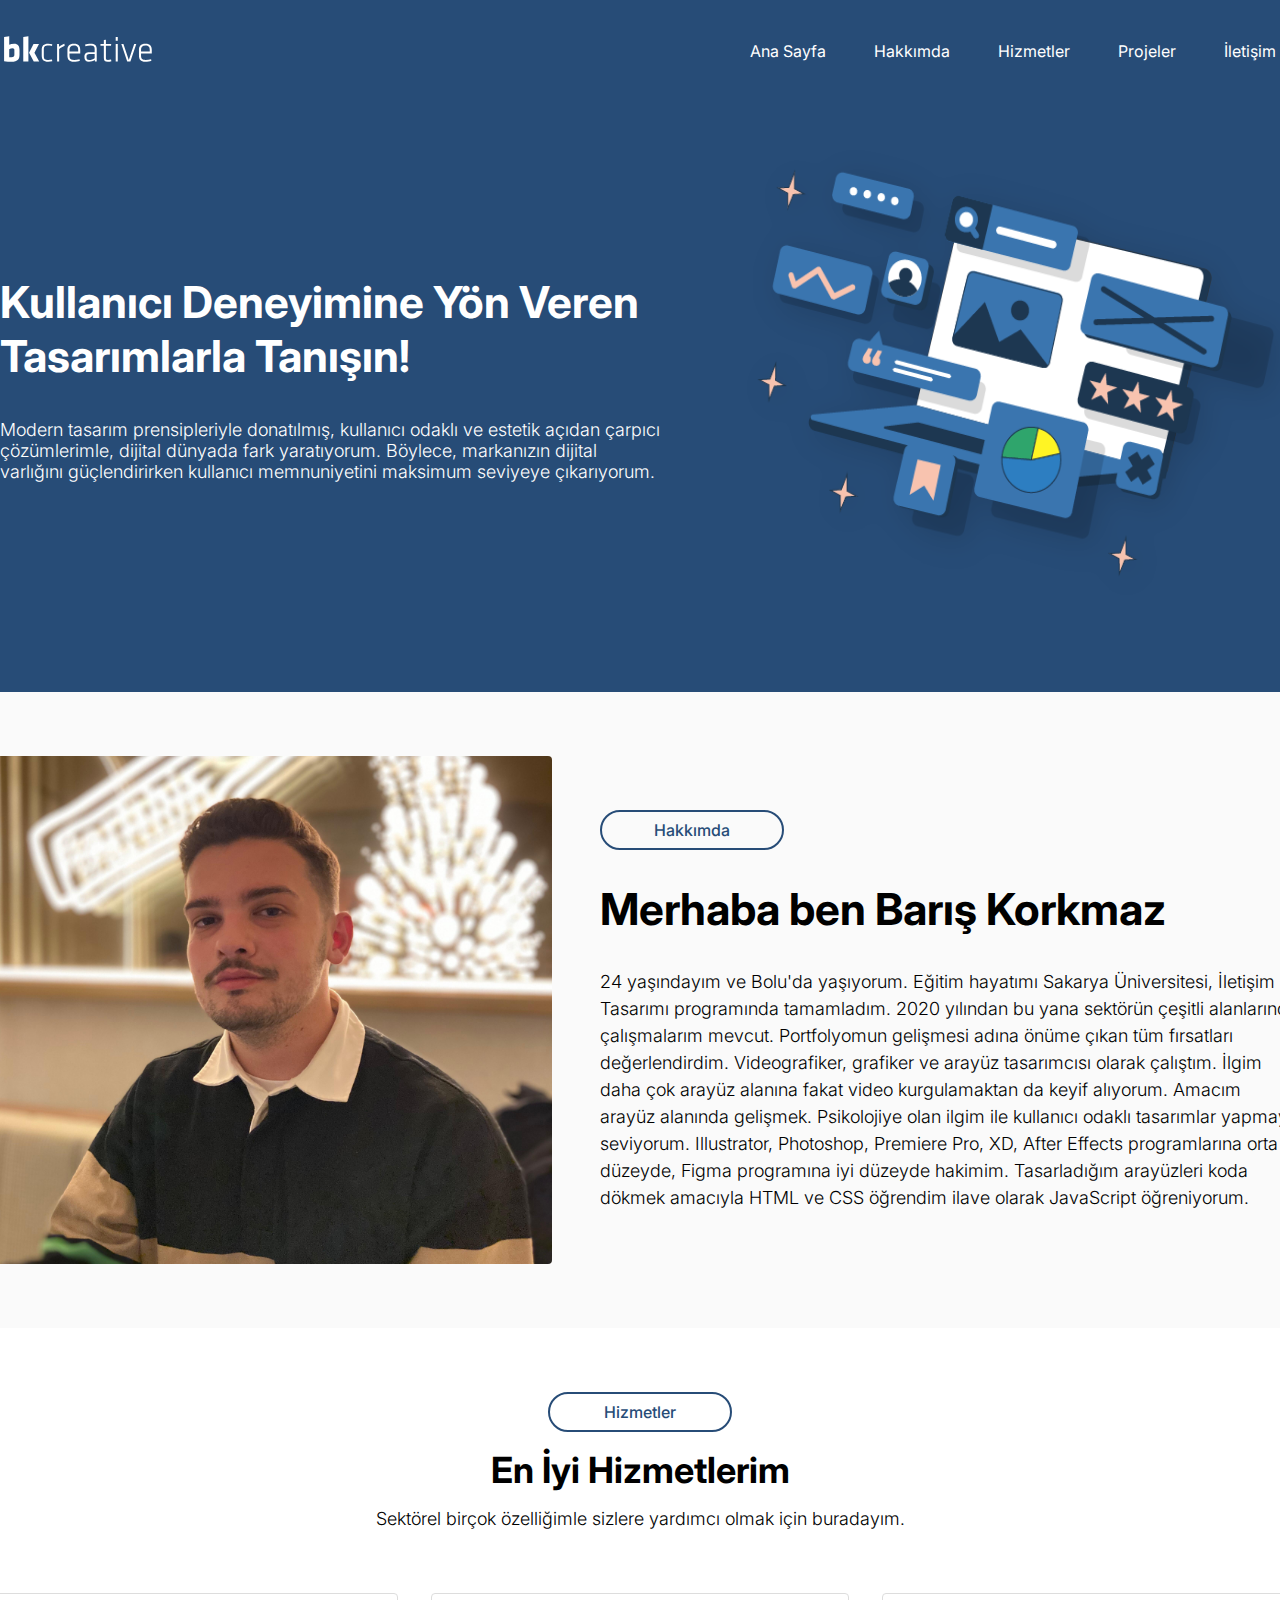
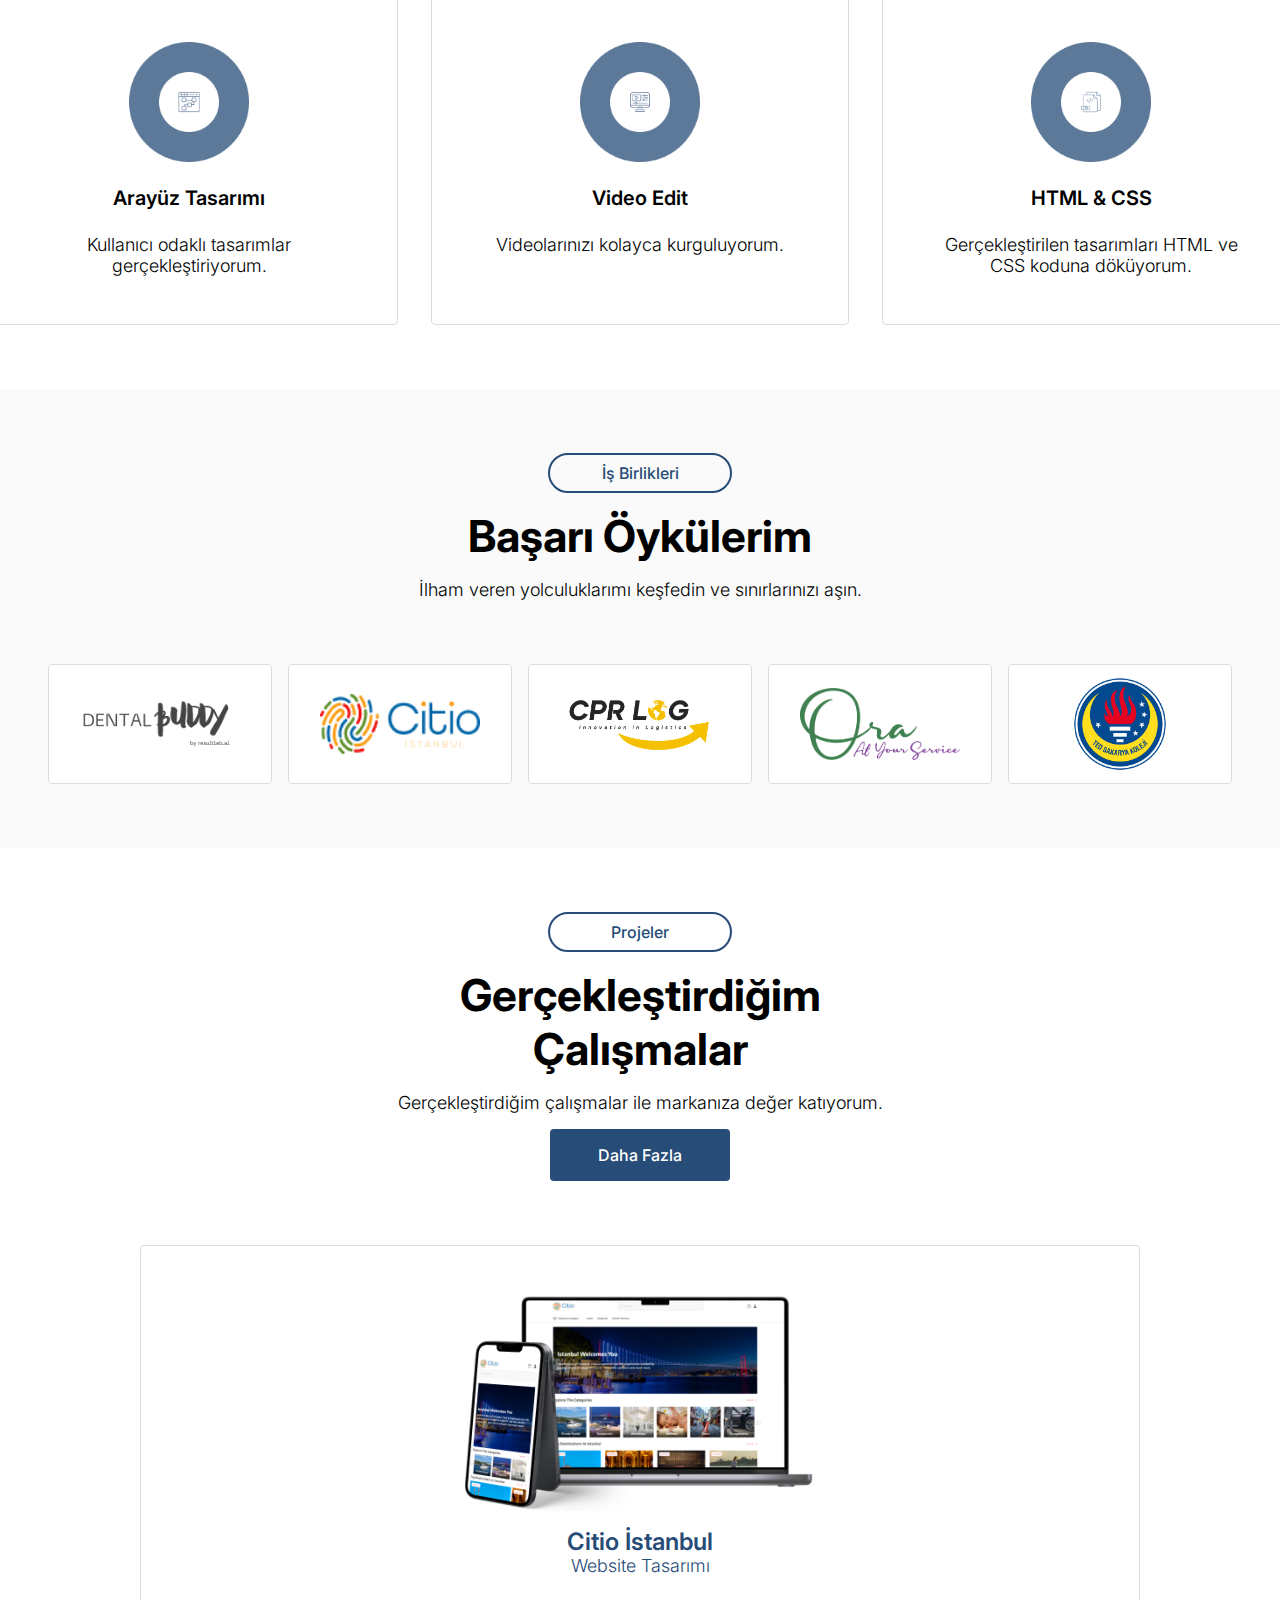
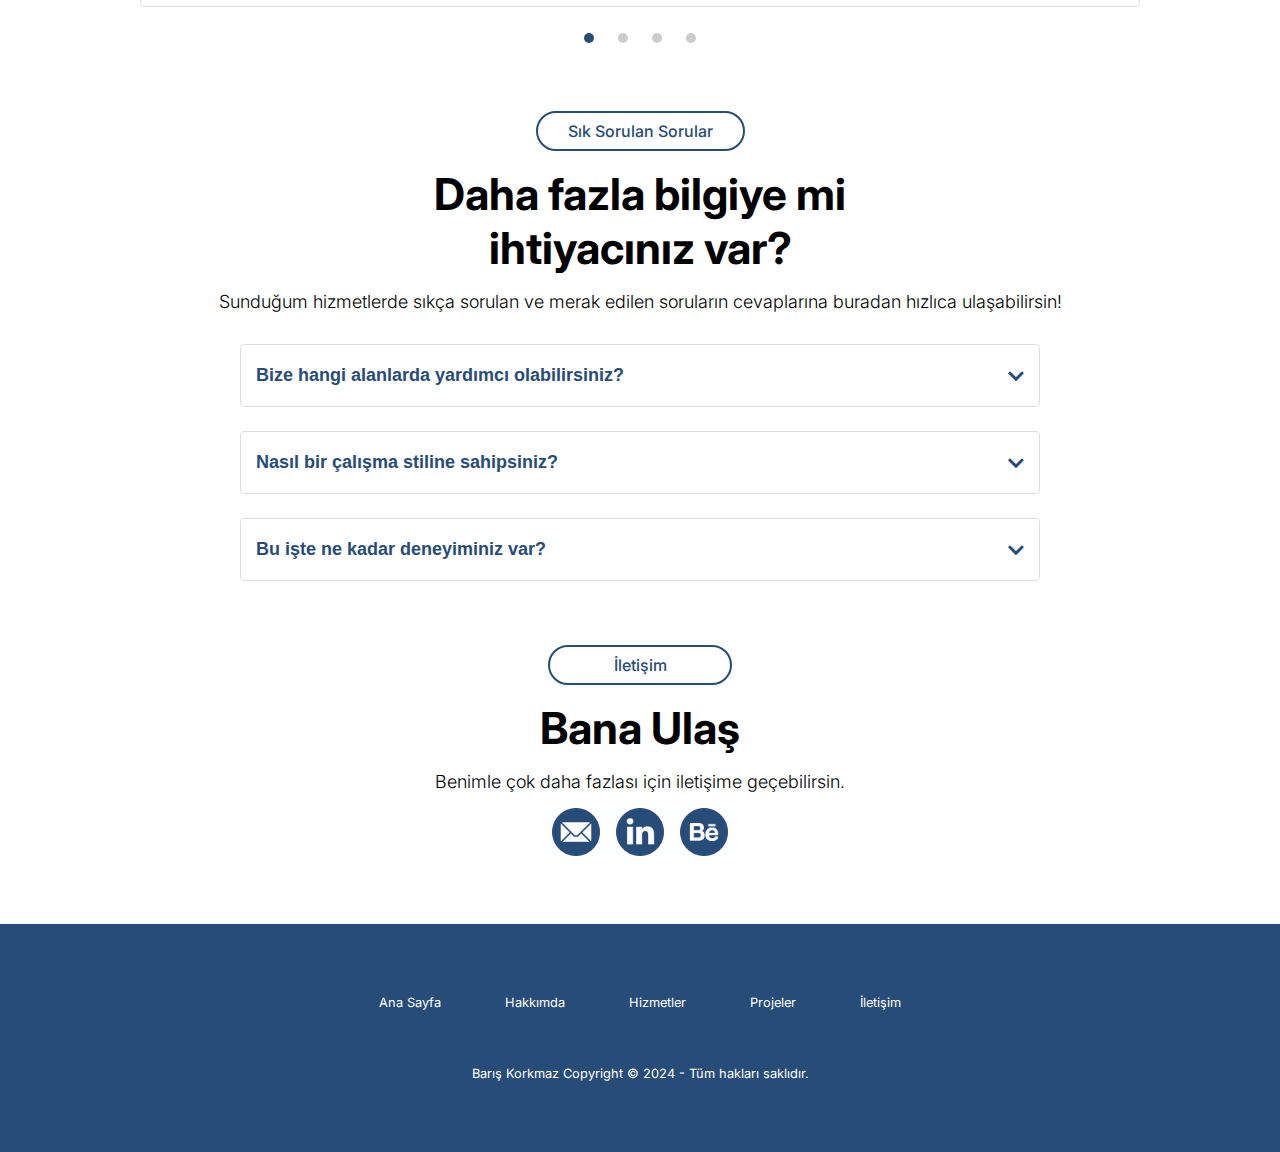
<file: Portfolyo-1.1/html/index.html>
<!DOCTYPE html>
<html lang="en">
  <head>
    <meta charset="UTF-8" />
    <meta name="viewport" content="width=device-width, initial-scale=1.0" />
    <title>bkcreative</title>
    <link rel="stylesheet" href="../css/style.css" />
    <link rel="stylesheet" href="https://cdnjs.cloudflare.com/ajax/libs/font-awesome/5.15.1/css/all.min.css" />
  </head>

  <body>
    <!- - HEADER - HERO  - - >

    <div class="header-hero" id="anasayfa">
      <div class="header-container">
        <header>
          <nav class="navbar">
            <a href="#" class="nav-branding">
              <img src="../img/bk-logo-svg.svg" alt="" style="width: 148px; height: 28px;"/>
            </a>

            <ul class="nav-menu">
              <li class="nav-item">
                <a href="#" class="nav-link">Ana Sayfa</a>
              </li>
              <li class="nav-item">
                <a href="#hakkimda" class="nav-link">Hakkımda</a>
              </li>
              <li class="nav-item">
                <a href="#hizmetlerim" class="nav-link">Hizmetler</a>
              </li>
              <li class="nav-item">
                <a href="#project" class="nav-link">Projeler</a>
              </li>
              <li class="nav-item">
                <a href="#contact" class="nav-link">İletişim</a>
              </li>
            </ul>

            <div class="hamburger">
              <span class="bar"></span>
              <span class="bar"></span>
              <span class="bar"></span>
            </div>
          </nav>
        </header>
      </div>

      <div class="hero">
        <div class="hero-content">
          <div class="hero-text">
            <h2>Kullanıcı Deneyimine Yön Veren Tasarımlarla Tanışın!</h2>
            <p class="anim">
              Modern tasarım prensipleriyle donatılmış, kullanıcı odaklı ve
              estetik açıdan çarpıcı çözümlerimle, dijital dünyada fark
              yaratıyorum. Böylece, markanızın dijital varlığını güçlendirirken
              kullanıcı memnuniyetini maksimum seviyeye çıkarıyorum.
            </p>
          </div>

          <img src="../img/hero-img.png" class="hero-image"/>
        </div>
      </div>
    </div>

    <!- - HAKKIMDA - - >

    <div class="hakkimda" id="hakkimda">
      <div class="hakkimda-content">
        <img src="../img/hakkimda-img.jpg" class="hakkimda-img" style="object-fit: cover" />

        <div class="hakkimda-text">
          <span>Hakkımda</span>
          <h2>Merhaba ben Barış Korkmaz</h2>
          <p>
            24 yaşındayım ve Bolu'da yaşıyorum. Eğitim hayatımı Sakarya
            Üniversitesi, İletişim ve Tasarımı programında tamamladım. 2020
            yılından bu yana sektörün çeşitli alanlarında çalışmalarım mevcut.
            Portfolyomun gelişmesi adına önüme çıkan tüm fırsatları
            değerlendirdim. Videografiker, grafiker ve arayüz tasarımcısı olarak
            çalıştım. İlgim daha çok arayüz alanına fakat video kurgulamaktan da
            keyif alıyorum. Amacım arayüz alanında gelişmek. Psikolojiye olan
            ilgim ile kullanıcı odaklı tasarımlar yapmayı seviyorum.
            Illustrator, Photoshop, Premiere Pro, XD, After Effects
            programlarına orta düzeyde, Figma programına iyi düzeyde hakimim.
            Tasarladığım arayüzleri koda dökmek amacıyla HTML ve CSS öğrendim
            ilave olarak JavaScript öğreniyorum.
          </p>
        </div>
      </div>
    </div>

    <!- - HİZMETLER - - >

    <div class="hizmetlerim" id="hizmetlerim">
      <div class="hizmetlerim-text">
        <span>Hizmetler</span>
        <h2>En İyi Hizmetlerim</h2>
        <p>
          Sektörel birçok özelliğimle sizlere yardımcı olmak için buradayım.
        </p>
      </div>
    </div>

    <div class="hizmetler-box">
      <div class="services-box" id="arayüz">
        <img
          src="../img/ui-ux.png"
          alt=""
          style="height: 120px; width: 120px"
        />
        <h2>Arayüz Tasarımı</h2>
        <p>Kullanıcı odaklı tasarımlar gerçekleştiriyorum.</p>
      </div>

      <div class="services-box" id="video">
        <img
          src="../img/video-edit.png"
          alt=""
          style="height: 120px; width: 120px"
        />
        <h2>Video Edit</h2>
        <p>Videolarınızı kolayca kurguluyorum.</p>
      </div>

      <div class="services-box" id="html-css">
        <img
          src="../img/html-css.png"
          alt=""
          style="height: 120px; width: 120px"
        />
        <h2>HTML & CSS</h2>
        <p>Gerçekleştirilen tasarımları HTML ve CSS koduna döküyorum.</p>
      </div>
    </div>

    <!- - BAŞARI Öykülerim - - >

    <div class="basari">
      <div class="basari-text">
        <span>İş Birlikleri</span>
        <h2>Başarı Öykülerim</h2>
        <p>İlham veren yolculuklarımı keşfedin ve sınırlarınızı aşın.</p>
      </div>

      <div class="basari-logo">
        <div class="client-box" id="dental-buddy">
          <img src="../img/dental-buddy.png" alt="" width="160px" />
        </div>

        <div class="client-box" id="citio">
          <img src="../img/citio.png" alt="" width="160px" />
        </div>

        <div class="client-box" id="cpr-logistic">
          <img src="../img/cpr-img.png" alt="" width="160px" />
        </div>

        <div class="client-box" id="ora-app">
          <img src="../img/ora-app.png" alt="" width="160px" />
        </div>

        <div class="client-box" id="sakarya-ted">
          <img src="../img/sakarya-ted.png" alt="" width="160px" />
        </div>
      </div>
    </div>

    <!- - Projelerim - - >

    <div>
      <div class="proje-text" id="project">
        <span>Projeler</span>
        <h2>
          Gerçekleştirdiğim <br />
          Çalışmalar
        </h2>
        <p>Gerçekleştirdiğim çalışmalar ile markanıza değer katıyorum.</p>
        <a href="https://www.behance.net/korkmazbaris" class="project-button" target="_blank">Daha Fazla</a>
      </div>
    </div>

    <div id="slider">
      <input type="radio" name="slider" id="slide1" checked />
      <input type="radio" name="slider" id="slide2" />
      <input type="radio" name="slider" id="slide3" />
      <input type="radio" name="slider" id="slide4" />
      <div id="slides">
        <div id="overflow">
          <div class="inner">
            <div class="slide slide_1">
              <div class="slide-content">
                <img
                  src="../img/citio-mockup.png"
                  alt=""
                  style="width: 350px"
                />
                <h2>Citio İstanbul</h2>
                <p>Website Tasarımı</p>
              </div>
            </div>
            <div class="slide slide_2">
              <div class="slide-content">
                <img
                  src="../img/dental-mockup.png"
                  alt=""
                  style="width: 350px"
                />
                <h2>Dental Buddy</h2>
                <p>Landing Page Tasarımı</p>
              </div>
            </div>
            <div class="slide slide_3">
              <div class="slide-content">
                <img src="../img/e-commerce-mockup.png" alt="" width="350px" />
                <h2>E-ticaret Websitesi</h2>
                <p>Website Tasarımı</p>
              </div>
            </div>
            <div class="slide slide_4">
              <div class="slide-content">
                <img src="../img/broccoli-mockup.png" alt="" width="250px" />
                <h2>Broccoli App</h2>
                <p>Mobil Uygulama Tasarımı</p>
              </div>
            </div>
          </div>
        </div>
      </div>

      <div id="controls">
        <label for="slide1"></label>
        <label for="slide2"></label>
        <label for="slide3"></label>
        <label for="slide4"></label>
      </div>
      <div id="bullets">
        <label for="slide1"></label>
        <label for="slide2"></label>
        <label for="slide3"></label>
        <label for="slide4"></label>
      </div>
    </div>

    <!- - FAQ's - - >

        <section class="faq-container">
          <div class="sss-text">
            <span>Sık Sorulan Sorular</span>
            <h2>Daha fazla bilgiye mi<br> ihtiyacınız var?</h2>
            <p>Sunduğum hizmetlerde sıkça sorulan ve merak edilen soruların cevaplarına buradan hızlıca ulaşabilirsin! </p>
          </div>
      
          <div class="questions-container">
              <div class="question">
                  <button>
                      <span>Bize hangi alanlarda yardımcı olabilirsiniz?</span>
                      <i class="fas fa-chevron-down d-arrow"></i>
                  </button>
                  <p>Size arayüz tasarımı konusunda, video kurgu konusunda ve grafik tasarım konusunda yardımcı olabilirim.</p>
              </div>
      
              <div class="question">
                  <button>
                      <span>Nasıl bir çalışma stiline sahipsiniz?</span>
                      <i class="fas fa-chevron-down d-arrow"></i>
                  </button>
                  <p>Öncelikle sizden proje hakkında detaylı bilgi alıyorum. Sonrasında konuyla ilgili araştırmalar yaparak projeye hazırlanıyor, sizlere fikirler sunuyorum. Sonrasında benimsenen fikrin üstüne çalışmaya başlıyorum.</p>
              </div>
      
              <div class="question">
                  <button>
                      <span>Bu işte ne kadar deneyiminiz var?</span>
                      <i class="fas fa-chevron-down d-arrow"></i>
                  </button>
                  <p>Bu işte 3 yılı aşan bir deneyimim var. Birçok çalışma stilini tecrübe ettim.</p>
              </div>
          </div>
      </section>

    <!- - Bana Ulaş - - >

    <div class="iletisim" id="contact">
      <div>
        <div class="contact-text">
          <span>İletişim</span>
          <h2>Bana Ulaş</h2>
          <p>Benimle çok daha fazlası için iletişime geçebilirsin.</p>
        </div>
      </div>

      <div class="contact-logos">
        <a href="mailto:korkmazzbaris935@gmail.com">
          <img src="../img/email (1).png" alt="" style="width: 48px" />
        </a>
        <a href="https://www.linkedin.com/in/korkmazbaris935/" target="_blank">
          <img src="../img/linkedin.png" alt="" style="width: 48px" />
        </a>
        <a href="https://www.behance.net/korkmazbaris" target="_blank">
          <img src="../img/behance.png" alt="" style="width: 48px" />
        </a>
      </div>
    </div>

    <!- - Footer - - >

    <footer>
      <div class="footer">
        <div class="row">
          <ul>
            <li><a href="#anasayfa">Ana Sayfa</a></li>
            <li><a href="#hakkimda">Hakkımda</a></li>
            <li><a href="#hizmetlerim">Hizmetler</a></li>
            <li><a href="#project">Projeler</a></li>
            <li><a href="#contact">İletişim</a></li>
          </ul>
        </div>

        <div class="row">
          Barış Korkmaz Copyright © 2024 - Tüm hakları saklıdır.
        </div>
      </div>
    </footer>

    <script src="../js/script.js"></script>
  </body>
</html>
</file>
<file: Portfolyo-1.1/css/style.css>
@import url("https://fonts.googleapis.com/css2?family=Inter:wght@100..900&display=swap");

* {
  scroll-behavior: smooth;
  padding: 0;
  margin: 0;
  list-style: none;
  text-decoration: none;
}

h2 {
  font-size: 2.75em;
  margin: 0;
  padding: 0;
}

h3 {
  font-size: 24px;
  margin: 0;
  padding: 0;
}

p {
  font-size: 18px;
  font-weight: 300;
  margin: 0;
  padding: 0;
}

.hamburger {
  display: none;
  cursor: pointer;
}

.bar {
  display: block;
  width: 25px;
  height: 3px;
  margin: 5px auto;
  -webkit-transition: all 0.3s ease-in-out;
  background-color: white;
}

body {
  font-family: "Inter", sans-serif;
  padding: 0;
  margin: 0;
  display: flex;
  flex-direction: column;
  align-items: center;
  overflow-x: hidden;
  position: relative;
  height: 100%;
}

header {
  display: flex;
  align-items: center;
  width: 1320px;
  justify-content: space-between;
  background-color: #274c77;
}

.navbar {
  min-height: 70px;
  width: 1380px;
  display: flex;
  justify-content: space-between;
  align-items: center;
  padding: 0 24px;
}

.nav-menu {
  display: flex;
  justify-content: space-between;
  align-items: center;
  gap: 48px;
}

.nav-menu .nav-item a {
  color: white;
}

.nav-link {
  transition: 0.7s ease;
}

.hamburger {
  display: none;
  cursor: pointer;
}

.bar {
  display: block;
  width: 25px;
  height: 3px;
  margin: 5px auto;
  -webkit-transition: all 0.3s ease-in-out;
  transition: all 0.3s ease-in-out;
  background-color: white;
}

.header-container {
  width: 100%;
  background-color: #274c77;
  display: flex;
  align-items: center;
  justify-content: center;
  position: fixed;
  padding: 16px;
}

.hero-image {
  width: 600px;
  height: 500px;
}

.header-text-area ul {
  display: flex;
  gap: 32px;
  color: white;
  font-weight: 500;
}

.hero {
  width: 100%;
}

.hero-content {
  display: flex;
  gap: 16px;
  align-items: center;
  width: 1320px;
  justify-content: space-between;
  margin: auto;
  padding-top: 128px;
}

.primary-button {
  background-color: white;
  border: none;
  border-radius: 4px;
  color: #274c77;
  font-size: 16px;
  font-weight: 600;
  height: 56px;
  width: 152px;
}

.hero-text {
  color: white;
  display: flex;
  flex-direction: column;
  gap: 36px;
  width: 50%;
}

.header-hero {
  background-color: #274c77;
  width: 100%;
  display: flex;
  flex-direction: column;
  align-items: center;
  padding-bottom: 64px;
  gap: 64px;
  scroll-behavior: smooth;
}

.hakkimda-content {
  display: flex;
  align-items: center;
  width: 1320px;
  gap: 48px;
  padding: 64px;
}

.hakkimda {
  background-color: #fafafa;
  width: 100%;
  display: grid;
  justify-content: center;
  scroll-behavior: smooth;
  scroll-margin-top: 100px;
}

.hakkimda-text {
  display: flex;
  flex-direction: column;
  gap: 32px;
  width: 700px;
}

.hakkimda-text p {
  line-height: 1.5em;
  font-size: 18px;
}

.hakkimda-text span {
  width: 120px;
  color: #274c77;
  font-size: 16px;
  border: 2px solid #274c77;
  border-radius: 48px;
  padding: 8px 30px;
  font-weight: 500;
  text-align: center;
}

.hakkimda-img {
  width: 572px;
  height: 508px;
  border-radius: 4px;
}

.hizmetlerim {
  text-align: center;
  width: 550px;
  margin-top: 64px;
  margin-bottom: 64px;
  scroll-behavior: smooth;
  scroll-margin-top: 150px;
}

.hizmetlerim-text {
  display: flex;
  flex-direction: column;
  gap: 16px;
  align-items: center;
}

.hizmetlerim-text span {
  width: 120px;
  color: #274c77;
  font-size: 16px;
  border: 2px solid #274c77;
  border-radius: 48px;
  padding: 8px 30px;
  font-weight: 500;
}

.hizmetlerim-text h2 {
  font-size: 2.25em;
}

.hizmetler-box {
  display: flex;
  width: 1320px;
  justify-content: space-between;
}

.services-box {
  width: 320px;
  border: 1px solid #dddddd;
  padding: 48px;
  display: flex;
  flex-direction: column;
  gap: 24px;
  align-items: center;
  text-align: center;
  border-radius: 4px;
  transition: 1s;
}

.services-box:hover {
  box-shadow: inset 1px 1px 5px 2px #dddddd;
}

.services-box h2 {
  font-size: 20px;
  font-weight: 600;
}

.basari {
  text-align: center;
  width: 100%;
  margin-top: 64px;
  margin-bottom: 64px;
  background-color: #fafafa;
  padding-top: 64px;
  padding-bottom: 64px;
}

.basari-text {
  display: flex;
  flex-direction: column;
  gap: 16px;
  align-items: center;
}

.basari-text span {
  width: 120px;
  color: #274c77;
  font-size: 16px;
  border: 2px solid #274c77;
  border-radius: 48px;
  padding: 8px 30px;
  font-weight: 500;
}

.client-box {
  border: 1px solid #dddddd;
  width: 222px;
  height: 118px;
  display: flex;
  align-items: center;
  justify-content: center;
  border-radius: 4px;
  background-color: white;
}

.basari-logo {
  display: flex;
  margin-top: 64px;
  gap: 16px;
  justify-content: center;
}

.proje-text {
  display: flex;
  flex-direction: column;
  gap: 16px;
  align-items: center;
  margin-bottom: 64px;
  scroll-behavior: smooth;
  scroll-margin-top: 150px;
}

.proje-text span {
  width: 120px;
  color: #274c77;
  font-size: 16px;
  border: 2px solid #274c77;
  border-radius: 48px;
  padding: 8px 30px;
  font-weight: 500;
  text-align: center;
}

.proje-text h2 {
  align-items: center;
  text-align: center;
}

.contact-text {
  align-items: center;
  text-align: center;
  display: flex;
  flex-direction: column;
  gap: 16px;
}

.sss {
  margin-top: 64px;
}

.sss-text {
  align-items: center;
  text-align: center;
  display: flex;
  flex-direction: column;
  gap: 16px;
}

.sss-text span {
  color: #274c77;
  font-size: 16px;
  border: 2px solid #274c77;
  border-radius: 48px;
  padding: 8px 30px;
  font-weight: 500;
  text-align: center;
}

.contact-text span {
  width: 120px;
  color: #274c77;
  font-size: 16px;
  border: 2px solid #274c77;
  border-radius: 48px;
  padding: 8px 30px;
  font-weight: 500;
  text-align: center;
}

input[type="text"],
select,
textarea {
  width: 100%;
  padding: 12px;
  border: 1px solid #ddd;
  border-radius: 4px;
  box-sizing: border-box;
  margin-top: 6px;
  margin-bottom: 16px;
  resize: vertical;
}

input[type="submit"] {
  background-color: #274c77;
  color: white;
  width: 100%;
  padding: 16px 34px;
  border: none;
  border-radius: 4px;
  font-size: 16px;
  font-weight: 600;
  cursor: pointer;
}

.iletisim {
  align-items: center;
  display: flex;
  flex-direction: column;
  gap: 16px;
  margin-top: 64px;
  scroll-behavior: smooth;
}

.contact-logos {
  display: flex;
  gap: 16px;
}

input[type="submit"]:hover {
  background-color: #274c77;
}

.project-button {
  background-color: #274c77;
  padding: 16px 48px;
  border-radius: 4px;
  font-weight: 500;
  color: white;
  transition: 1s;
}

.project-button:hover {
  background-color: #315e92;
}

@media (max-width: 600px) {
  body {
    justify-content: center;
    display: flex;
    flex-direction: column;
    align-items: center;
  }

  header {
    width: 400px;
  }

  .hamburger {
    display: block;
  }

  .hamburger.active .bar:nth-child(2) {
    opacity: 0;
  }

  .hamburger.active .bar:nth-child(1) {
    transform: translateY(8px) rotate(45deg);
  }

  .hamburger.active .bar:nth-child(3) {
    transform: translateY(-8px) rotate(-45deg);
  }

  .nav-menu {
    position: fixed;
    left: -100%;
    top: 70px;
    gap: 16;
    flex-direction: column;
    background-color: #1d3751;
    width: 100%;
    text-align: center;
    transition: 0.3s;
    margin-top: 42px;
    padding-top: 36px;
    padding-bottom: 36px;
  }

  .nav-item {
    margin: 16px 0;
  }

  .nav-item a {
    color: #1553be;
  }

  .nav-menu .nav-item a {
    color: white;
  }

  .nav-menu.active {
    left: 0;
  }

  .header-text-area ul a {
    visibility: hidden;
  }

  .hero-text {
    width: 400px;
    gap: 16px;
    text-align: center;
  }

  .hero-text h2 {
    font-size: 36px;
  }

  .hero-text p {
    font-size: 18px;
    font-weight: 500px;
  }

  .hero {
    align-items: center;
    display: flex;
    justify-content: center;
  }

  .hero-content {
    display: flex;
    flex-direction: column;
    width: 600px;
  }

  .hakkimda {
    justify-content: center;
    align-items: center;
    width: 100%;
  }

  .hakkimda-content {
    display: flex;
    flex-direction: column;
    justify-content: center;
  }

  .hakkimda-text {
    align-items: center;
    text-align: center;
  }

  .hakkimda-text span {
    width: 80px;
  }

  .hakkimda-text h2 {
    font-size: 28px;
    width: 300px;
  }

  .hakkimda-text p {
    font-size: 18px;
    width: 400px;
  }

  .hakkimda-content img {
    width: 400px;
    height: 400px;
  }

  .hizmetlerim-text h2 {
    font-size: 28px;
  }

  .hizmetlerim-text span {
    width: 80px;
  }

  .hizmetlerim-text p {
    font-size: 18px;
    width: 300px;
    word-break: break-word;
  }

  .services-box {
    align-items: center;
    justify-content: center;
    gap: 12px;
  }

  .services-box img {
    width: 40px;
    height: 40px;
  }

  .hizmetler-box {
    display: flex;
    flex-direction: column;
    gap: 32px;
    align-items: center;
    justify-content: center;
  }

  body {
    display: flex;
    flex-direction: column;
    align-items: center;
  }

  .services-box {
    width: 200px;
    height: 200px;
  }

  .services-box p {
    font-size: 18px;
  }

  .services-box h2 {
    font-size: 28px;
  }

  .basari-text span {
    width: 80px;
  }

  .basari-text h2 {
    font-size: 28px;
  }

  .basari-text p {
    font-size: 18px;
    width: 300px;
    word-break: break-word;
  }

  .basari-logo {
    display: flex;
    flex-direction: column;
    align-items: center;
  }

  .proje-text h2 {
    font-size: 36px;
  }

  .project-button {
    padding: 12px 36px;
    font-size: 12px;
  }

  .proje-text p {
    font-size: 16px;
    text-align: center;
    width: 400px;
  }

  .sss-text h2 {
    font-size: 28px;
  }

  .sss-text p {
    font-size: 16px;
    width: 400px;
  }

  .question {
    width: 400px;
  }

  .question button {
    text-align: left;
  }

  .question button span {
    font-size: 16px;
  }

  .contact-text h2 {
    font-size: 28px;
  }

  .proje-text h2 {
    font-size: 28px;
  }

  .contact-text p {
    font-size: 18px;
  }

  .hero-image{
    width: 400px;
    height: 350px;
  }

  .footer .row ul{
    display: flex;
    flex-direction: column;
    align-items: center;
    gap: 16px;
  }

  .footer .row ul li{
    font-size: 16px;
  }
}

.footer {
  background-color: #274c77;
  padding: 30px 0px;
  text-align: center;
  width: 2560px;
  margin-top: 64px;
}

.footer .row ul {
  padding-left: 0;
}

.footer .row {
  width: 100%;
  margin: 1% 0%;
  padding: 0.6% 0%;
  color: white;
  font-size: 0.8em;
}

.footer .row a {
  text-decoration: none;
  color: white;
  transition: 0.5s;
  display: flex;
}

.footer .row a:hover {
  color: #fff;
}

.footer .row ul {
  width: 100%;
}

.footer .row ul li {
  display: inline-block;
  margin: 0px 30px;
}

.footer .row a i {
  font-size: 2em;
  margin: 0% 1%;
}

#slider {
  margin: 0 auto;
  width: 1000px;
  max-width: 100%;
  text-align: center;
}

#slider input[type="radio"] {
  display: none;
}

#slider label {
  cursor: pointer;
  text-decoration: none;
}

#slides {
  padding: 30px;
  border-radius: 4px;
  border: 1px solid #dddddd;
  background: #fff;
  z-index: 1;
}

#overflow {
  width: 100%;
  overflow: hidden;
}

.slide-content {
  display: flex;
  flex-direction: column;
  gap: 24px;
}

#slide1:checked ~ #slides .inner {
  margin-left: 0;
}

#slide2:checked ~ #slides .inner {
  margin-left: -100%;
}

#slide3:checked ~ #slides .inner {
  margin-left: -200%;
}

#slide4:checked ~ #slides .inner {
  margin-left: -300%;
}

#slides .inner {
  transition: margin-left 800ms cubic-bezier(0.77, 0, 0.175, 1);
  width: 400%;
  line-height: 0;
  height: 300px;
}

#slides .slide {
  width: 25%;
  float: left;
  display: flex;
  justify-content: center;
  align-items: center;
  height: 100%;
  color: #274c77;
  gap: 16px;
}

.slide-content h2 {
  font-size: 24px;
  font-weight: 600;
}

.slide-content p {
  font-size: 18px;
}

#slides .slide_1 {
}

#slides .slide_2 {
}

#slides .slide_3 {
}

#slides .slide_4 {
}

#controls {
  margin: -180px 0 0 0;
  width: 100%;
  height: 50px;
  z-index: 3;
  position: relative;
}

#controls label {
  transition: opacity 0.2s ease-out;
  display: none;
  width: 50px;
  height: 50px;
  opacity: 0.4;
}

#controls label:hover {
  opacity: 1;
}

#slide1:checked ~ #controls label:nth-child(2),
#slide2:checked ~ #controls label:nth-child(3),
#slide3:checked ~ #controls label:nth-child(4),
#slide4:checked ~ #controls label:nth-child(1) {
  background: url(https://image.flaticon.com/icons/svg/130/130884.svg) no-repeat;
  float: right;
  margin: 0 -50px 0 0;
  display: block;
}

#slide1:checked ~ #controls label:nth-last-child(2),
#slide2:checked ~ #controls label:nth-last-child(3),
#slide3:checked ~ #controls label:nth-last-child(4),
#slide4:checked ~ #controls label:nth-last-child(1) {
  background: url(https://image.flaticon.com/icons/svg/130/130882.svg) no-repeat;
  float: left;
  margin: 0 0 0 -50px;
  display: block;
}

#bullets {
  margin: 150px 0 0;
  text-align: center;
}

#bullets label {
  display: inline-block;
  width: 10px;
  height: 10px;
  border-radius: 100%;
  background: #ccc;
  margin: 0 10px;
}

#slide1:checked ~ #bullets label:nth-child(1),
#slide2:checked ~ #bullets label:nth-child(2),
#slide3:checked ~ #bullets label:nth-child(3),
#slide4:checked ~ #bullets label:nth-child(4) {
  background: #274c77;
}

@media screen and (max-width: 900px) {
  #slide1:checked ~ #controls label:nth-child(2),
  #slide2:checked ~ #controls label:nth-child(3),
  #slide3:checked ~ #controls label:nth-child(4),
  #slide4:checked ~ #controls label:nth-child(1),
  #slide1:checked ~ #controls label:nth-last-child(2),
  #slide2:checked ~ #controls label:nth-last-child(3),
  #slide3:checked ~ #controls label:nth-last-child(4),
  #slide4:checked ~ #controls label:nth-last-child(1) {
    margin: 0;
  }

  #slides {
    max-width: calc(100% - 140px);
    margin: 0 auto;
  }
}

.faq-container {
  margin-top: 64px;
}

.questions-container {
  max-width: 800px;
  margin: 0 auto;
  margin-top: 32px;
  display: flex;
  gap: 24px;
  flex-direction: column;
}

.question {
  display: flex;
  flex-direction: column;
  border: 1px solid #dddddd;
  border-radius: 4px;
}

.question button {
  width: 100%;
  display: flex;
  background-color: white;
  gap: 16px;
  justify-content: space-between;
  border: none;
  align-items: center;
  padding: 20px 15px;
  font-size: 18px;
  color: #274c77;
  font-weight: 700;
  cursor: pointer;
  border-radius: 4px;
}

.question p {
  font-size: 18px;
  max-height: 0;
  opacity: 0;
  line-height: 1.5;
  overflow: hidden;
  transition: all 0.6s ease;
}

.d-arrow {
  transition: transform 0.5s ease-in;
  color: #274c77;
}

.question p.show {
  max-height: 200px;
  opacity: 1;
  padding: 0px 15px 30px 15px;
}

.question button .d-arrow.rotate {
  transform: rotate(180deg);
}
</file>
